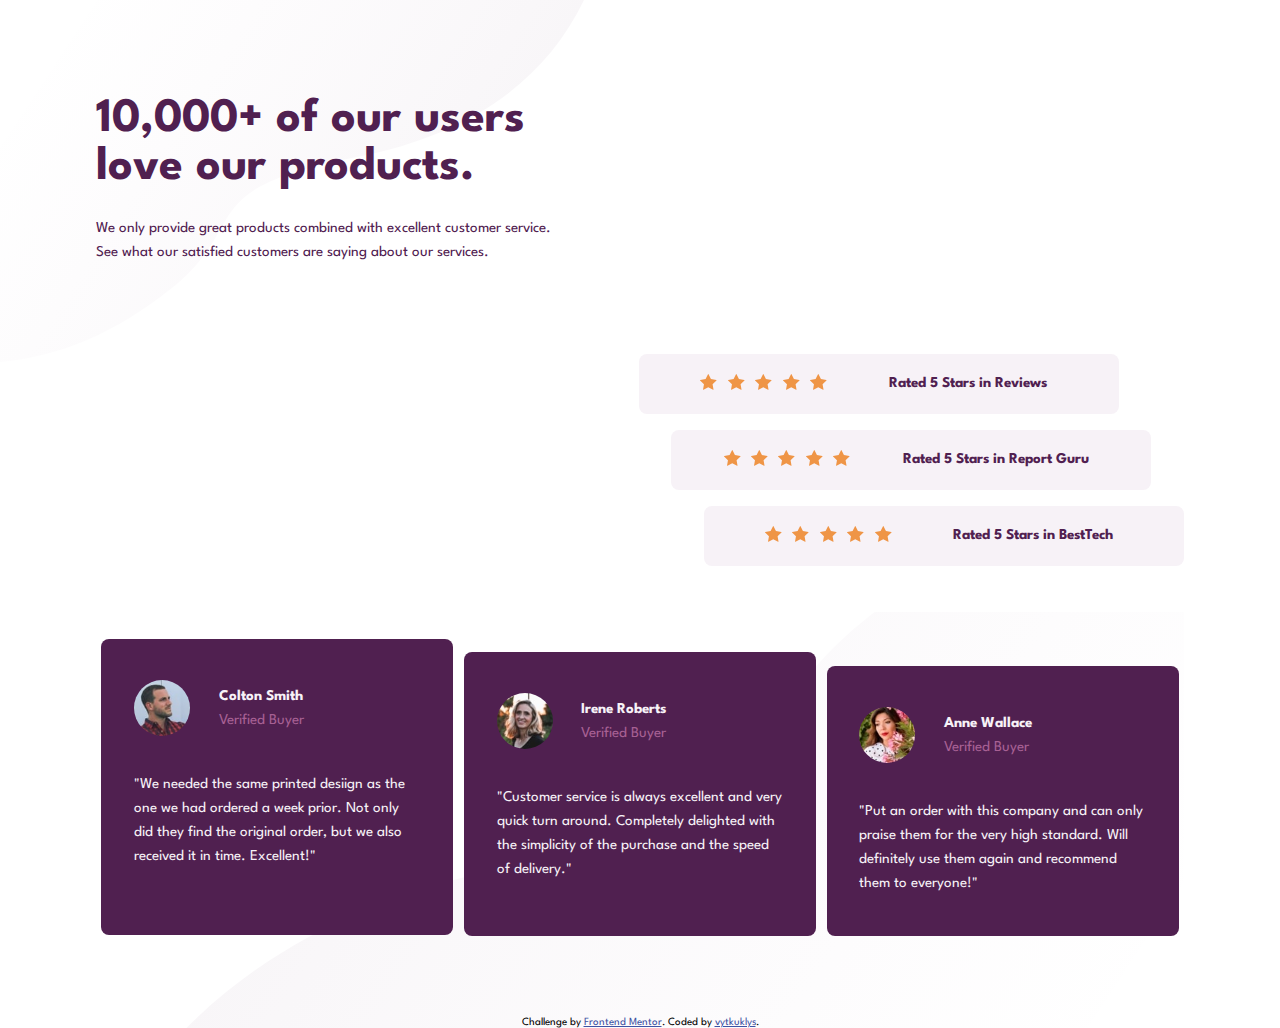
<file: index.html>
<!DOCTYPE html>
<html lang="en">

<head>
  <meta charset="UTF-8" />
  <meta name="viewport" content="width=device-width, initial-scale=1.0" />
  <!-- displays site properly based on user's device -->

  <link rel="icon" type="image/png" sizes="32x32" href="./images/favicon-32x32.png" />
  <link rel="stylesheet" href="reset.css">
  <link rel="stylesheet" href="style.css">
  <title>Frontend Mentor | Social proof section</title>

  <!-- Feel free to remove these styles or customise in your own stylesheet 👍 -->
  <style>
    .attribution {
      font-size: 11px;
      text-align: center;
      flex: 0 0 100%;
      padding-top: 5%;
    }

    .attribution a {
      color: hsl(228, 45%, 44%);
    }
  </style>
</head>

<body>
  <div class="container">
    <header>
      <h1>10,000+ of our users love our products.</h1>
      <p>We only provide great products combined with excellent customer service.
        See what our satisfied customers are saying about our services.</p>
    </header>
    <div class="container-stars">
      <div class="star-review">
        <ul>
          <li><img src="images/icon-star.svg" alt="star icon"></li>
          <li><img src="images/icon-star.svg" alt="star icon"></li>
          <li><img src="images/icon-star.svg" alt="star icon"></li>
          <li><img src="images/icon-star.svg" alt="star icon"></li>
          <li><img src="images/icon-star.svg" alt="star icon"></li>
        </ul>
        <h4>Rated 5 Stars in Reviews</h4>
      </div>
      <div class="star-report">
        <ul>
          <li><img src="images/icon-star.svg" alt="star icon"></li>
          <li><img src="images/icon-star.svg" alt="star icon"></li>
          <li><img src="images/icon-star.svg" alt="star icon"></li>
          <li><img src="images/icon-star.svg" alt="star icon"></li>
          <li><img src="images/icon-star.svg" alt="star icon"></li>
        </ul>
        <h4>Rated 5 Stars in Report Guru</h4>
      </div>
      <div>
        <ul>
          <li><img src="images/icon-star.svg" alt="star icon"></li>
          <li><img src="images/icon-star.svg" alt="star icon"></li>
          <li><img src="images/icon-star.svg" alt="star icon"></li>
          <li><img src="images/icon-star.svg" alt="star icon"></li>
          <li><img src="images/icon-star.svg" alt="star icon"></li>
        </ul>
        <h4>Rated 5 Stars in BestTech</h4>
      </div>
    </div>

    <div class="container-reviews">
      <div class="review">
        <div>
          <img src="images/image-colton.jpg" alt="male profile">
          <h4>Colton Smith <br><span>Verified Buyer</span></h4>
        </div>
        <p>"We needed the same printed desiign as the one we had ordered a week prior.
          Not only did they find the original order, but we also received it in time.
          Excellent!"</p>
      </div>
      <div class="review Irene">
        <div>
          <img src="images/image-irene.jpg" alt="smiling blond female">
          <h4>Irene Roberts <br><span>Verified Buyer</span></h4>
        </div>
        <p>"Customer service is always excellent and very quick turn around. Completely
          delighted with the simplicity of the purchase and the speed of delivery."</p>
      </div>
      <div class="review Anne">
        <div>
          <img src="images/image-anne.jpg" alt="a woman next to flowers">
          <h4>Anne Wallace <br><span>Verified Buyer</span></h4>
        </div>
        <p>"Put an order with this company and can only praise them for the very high
          standard. Will definitely use them again and recommend them to everyone!"</p>
      </div>
      <div class="attribution">
        Challenge by
        <a href="https://www.frontendmentor.io?ref=challenge" target="_blank">Frontend Mentor</a>. Coded by <a
          href="#">vytkuklys</a>.
      </div>
    </div>
  </div>
</body>

</html>
</file>
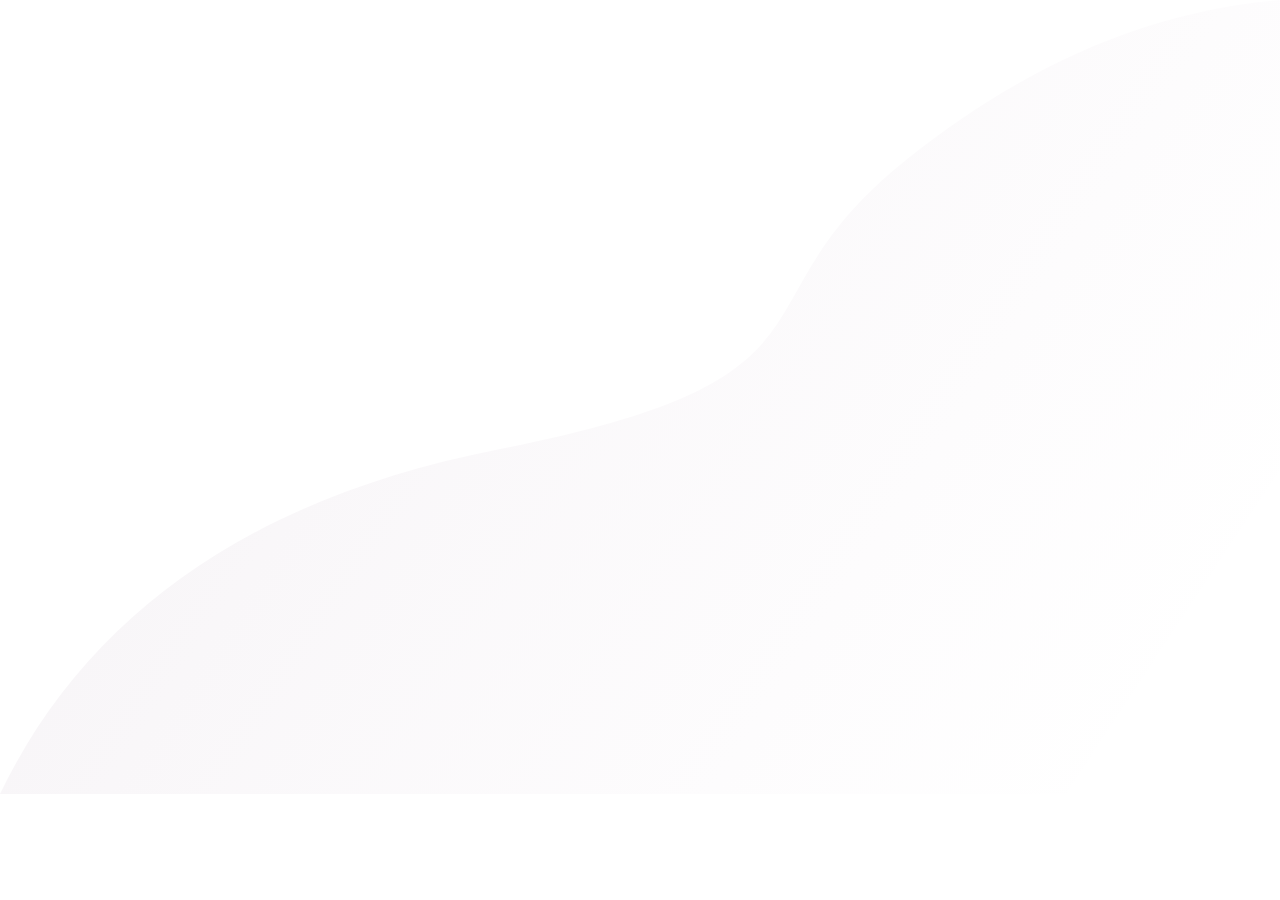
<file: indexio.html>
<!DOCTYPE html>
<html lang="en">
<head>
    <meta charset="UTF-8">
    <meta name="viewport" content="width=device-width, initial-scale=1.0">
    <title>Document</title>
    <style>
        body{
            height: 100%;
            width: 100%;
            min-width: 100%;
            min-width: 100%;
            background-image: url(images/bg-pattern-bottom-desktop.svg);
            background-size: cover;
            background-repeat: no-repeat;
            background-position: top;
        }
    </style>
</head>
<body>
    
</body>
</html>
</file>
<file: style.css>
@import url('https://fonts.googleapis.com/css2?family=Spartan:wght@400;500;700&display=swap');

* {
    padding: 0;
    margin: 0;
    box-sizing: border-box;
    -webkit-box-sizing:border-box;
    -moz-box-sizing:border-box;
}

body {
    height: 100%;
    width: 100%;
    font-size: 15px;
    font-family: 'Spartan', sans-serif;
}

.container {
    width: 100%;
    max-width: 1500px;
    height: 100%;
    background-image: url(images/bg-pattern-top-mobile.svg);
    background-repeat: no-repeat;
}

/*Code for main heading bellow*/

header {
    width: 100%;
    color: hsl(300, 43%, 22%);
    text-align: center;
}

header h1 {
    font-size: 2rem;
    padding: 20% 10% 5%;
}

header p {
    padding: 2.5% 2.5% 5%;
    font-weight: 400;
    line-height: 1.5rem;
}

/*Code for star reviews bellow*/
.container-stars {
    width: 100%;
    margin-bottom: 15%;
}

.container-stars div {
    width: 100%;
    max-width: 30rem;
    height: 5rem;
    border-radius: 0.5rem;
    display: inline-flex;
    margin: 1.25rem auto;
    color: hsl(300, 43%, 22%);
    background-color: hsl(300, 24%, 96%);
    display: flex;
    justify-content: space-evenly;
    align-items: center;
    flex-direction: column;
}

.container-stars ul {
    width: 10rem;
    text-align: center;
}

.container-stars ul li {
    display: inline;
    list-style: none;
    padding: 0 2%;
}

/*Code for comment reviews bellow*/

.container-reviews {
    width: 100%;
    background-image: url(images/bg-pattern-bottom-mobile.svg);
    background-size: cover;
    background-repeat: no-repeat;
    background-position: center;
}

.review {
    max-width: 25rem;
    max-height: 18.5rem;
    padding: 7.5% 6.5%;
    margin: 5% auto;
    background-color: hsl(300, 43%, 22%);
    border-radius: 0.5rem;
}

.review div {
    display: flex;
    flex-flow: column center;
    align-items: center;
    margin-bottom: 12.5%;
}

.review h4 span {
    font-weight: 400;
    color: #a86094;
}

.container-reviews h4 {
    padding-left: 10%;
    line-height: 1.5rem;
}

.container-reviews h4,
.container-reviews p {
    color: hsl(300, 24%, 96%);
}

.container-reviews img {
    width: 3.5rem;
    height: 3.5rem;
    border-radius: 50%;
}

.container-reviews p {
    line-height: 1.5rem;
}

@media only screen and (min-width: 650px) {
    .container {
        padding: 7.5% 7.5%;
    }

    /*Code for main heading bellow*/
    header {
        text-align: left;
        max-width: 30rem;
    }

    header h1,
    header p {
        padding: 0 0;
    }

    header p {
        padding-top: 5%;
    }

    header h1 {
        font-size: 3rem;
    }

    /*Code for star reviews bellow*/
    .container-stars {
        display: flex;
        flex-direction: column;
        align-items: flex-end;
        margin-bottom: 5%;
        margin-top: 5%;
    }

    .container-stars div {
        margin: 0.5rem 0;
        flex-direction: row;
        align-items: flex;
        height: 3.75rem;
    }

    .container-stars .star-review {
        margin-right: 6%;
    }

    .container-stars .star-report {
        margin-right: 3%;
    }

    .container-reviews {
        display: flex;
        flex-direction: row;
        flex-wrap: wrap;
        justify-content: space-around;
    }

    .container-reviews .review {
        max-width: 22rem;
        margin: 2.5% 0;
        padding: 5% 5%;
    }
}

@media only screen and (min-width: 1250px) {
    header {
        margin-bottom: 7.5%;
    }

    .container {
        padding: 6rem;
        padding-bottom: 0;
        background-image: url(images/bg-pattern-top-desktop.svg);
    }
    .wrapper-flex{
        display: flex;
        justify-content: space-between;
    }
    .container-stars {
        margin: 0;
    }

    .container-stars div {
        padding-right: 2.5%;
    }

    .container-reviews {
        margin: 3.5% 0 0;
        z-index: 1;
        background-image: url(images/bg-pattern-bottom-desktop.svg);
    }

    .container-reviews .review {
        padding: 3.75% 3%;
    }

    .container-reviews .Irene {
        margin-top: 3.75%;
    }

    .container-reviews .Anne {
        margin-top: 5%;
    }
}

@media only screen and (min-width: 1440px) {
    header {
        margin-bottom: 2.5%;
    }

    .container-reviews {
        justify-content: space-between;
    }

    .container-stars .star-review {
        margin-right: 12%;
    }

    .container-stars .star-report {
        margin-right: 6%;
    }

    .container-reviews .review{
        max-width: 25rem;
    }
}
</file>
